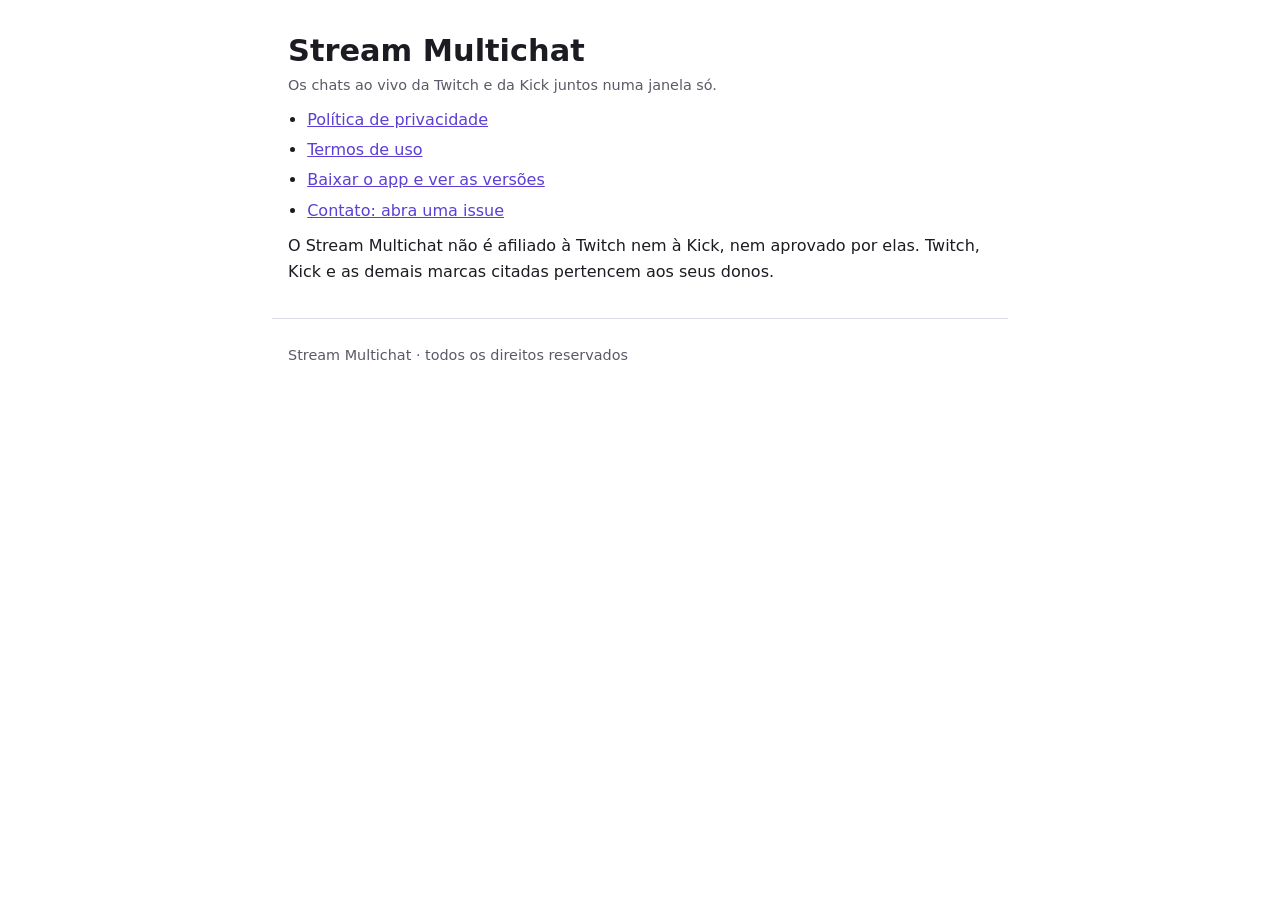
<file: index.html>
<!doctype html>
<html lang="pt-BR">
  <head>
    <meta charset="utf-8" />
    <meta name="viewport" content="width=device-width, initial-scale=1" />
    <title>Stream Multichat</title>
    <meta
      name="description"
      content="Os chats ao vivo da Twitch e da Kick juntos numa janela só. Política de privacidade e termos de uso."
    />
    <link rel="stylesheet" href="style.css" />
  </head>
  <body>
    <header>
      <h1>Stream Multichat</h1>
      <p class="updated">Os chats ao vivo da Twitch e da Kick juntos numa janela só.</p>
    </header>
    <main>
      <nav aria-label="Documentos">
        <ul>
          <li><a href="privacidade/">Política de privacidade</a></li>
          <li><a href="termos/">Termos de uso</a></li>
          <li>
            <a href="https://github.com/myqbr/stream-multichat-releases"
              >Baixar o app e ver as versões</a
            >
          </li>
          <li>
            <a href="https://github.com/myqbr/stream-multichat-releases/issues"
              >Contato: abra uma issue</a
            >
          </li>
        </ul>
      </nav>
      <p>
        O Stream Multichat não é afiliado à Twitch nem à Kick, nem aprovado por elas. Twitch, Kick e
        as demais marcas citadas pertencem aos seus donos.
      </p>
    </main>
    <footer>
      <p>Stream Multichat · todos os direitos reservados</p>
    </footer>
  </body>
</html>
</file>
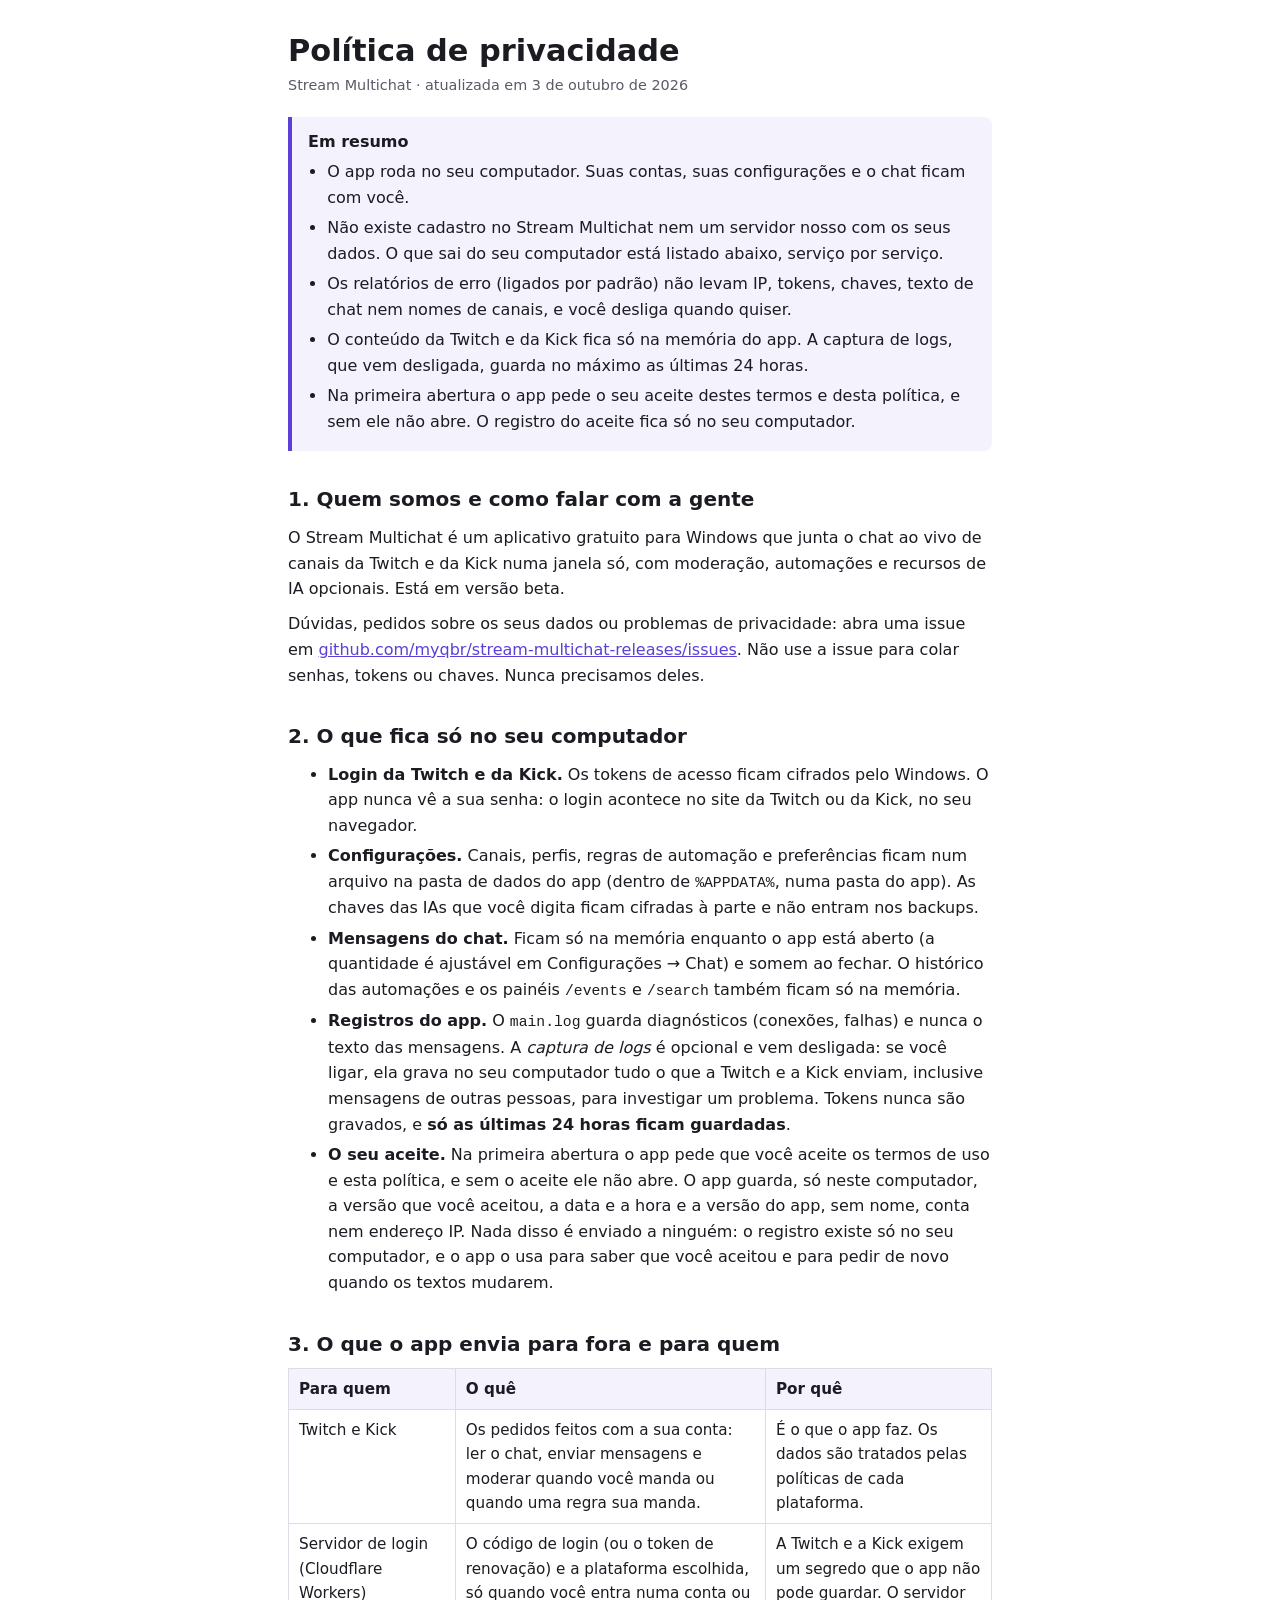
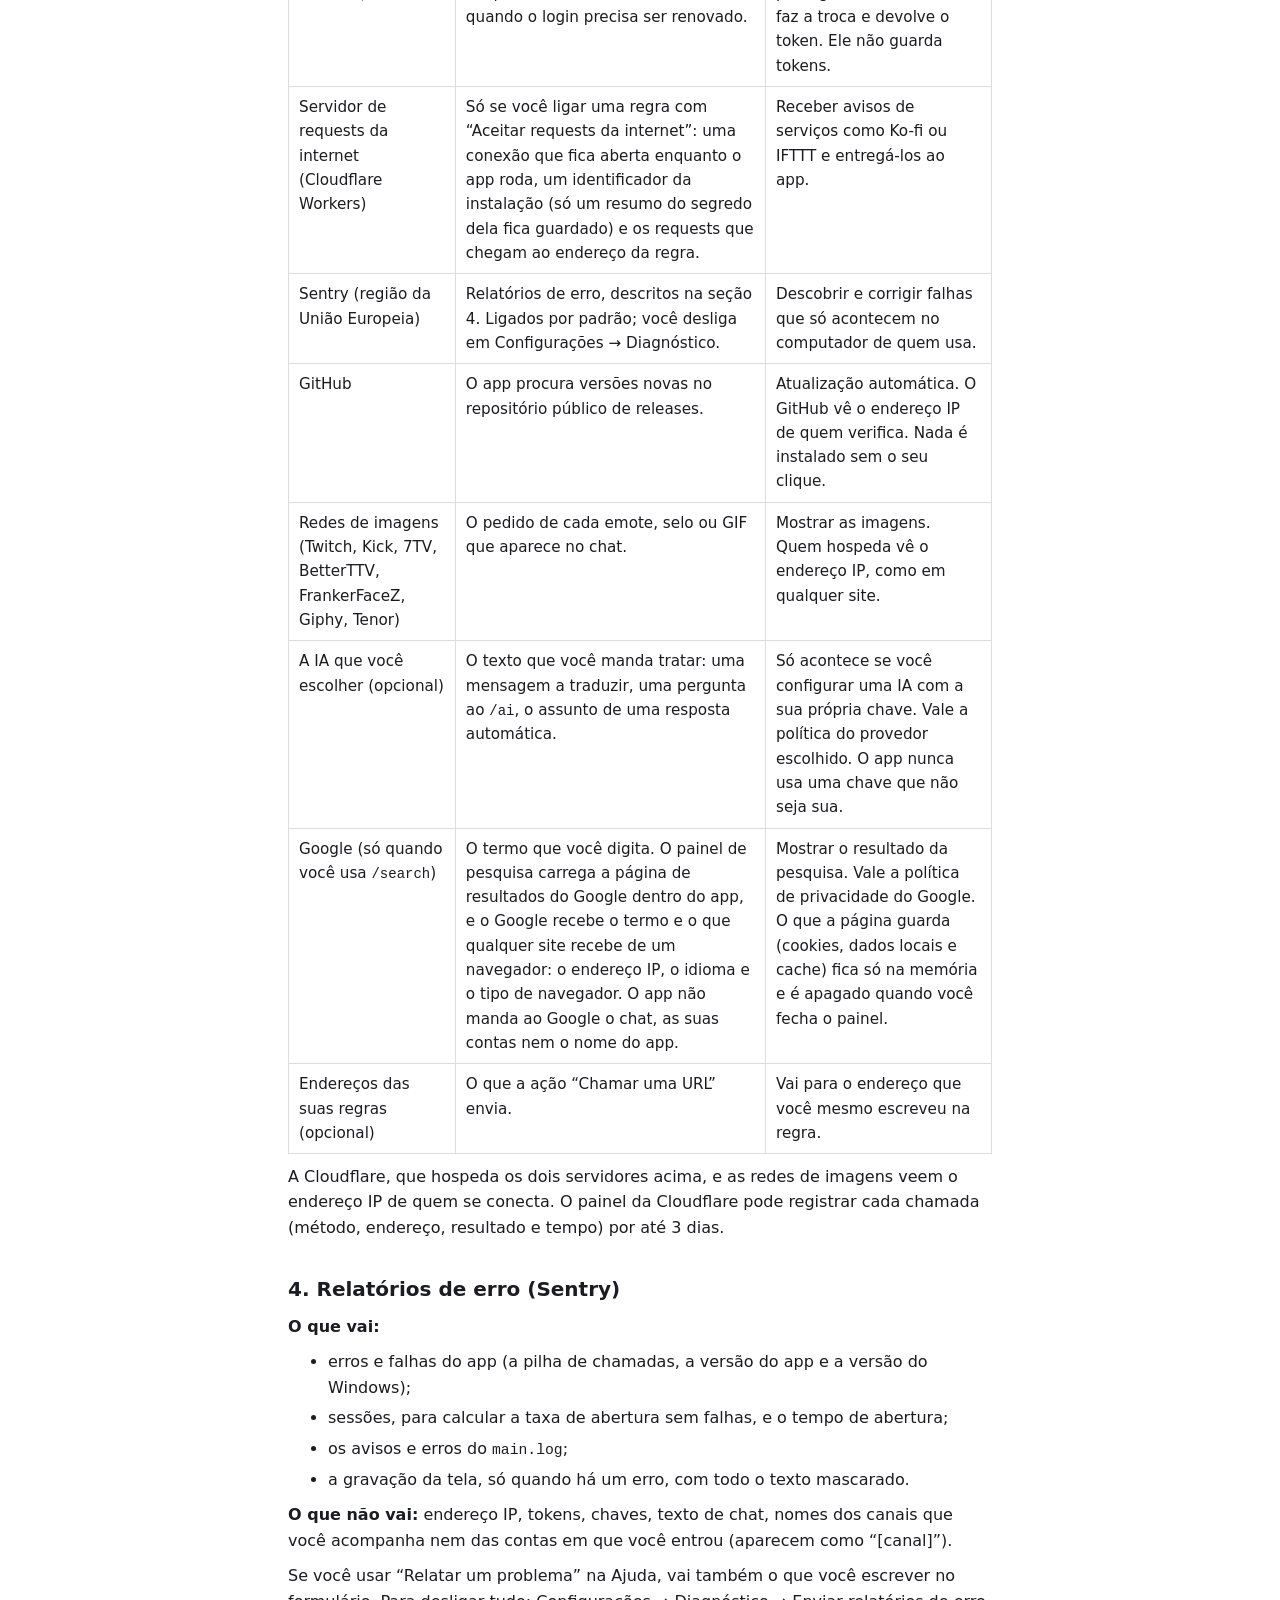
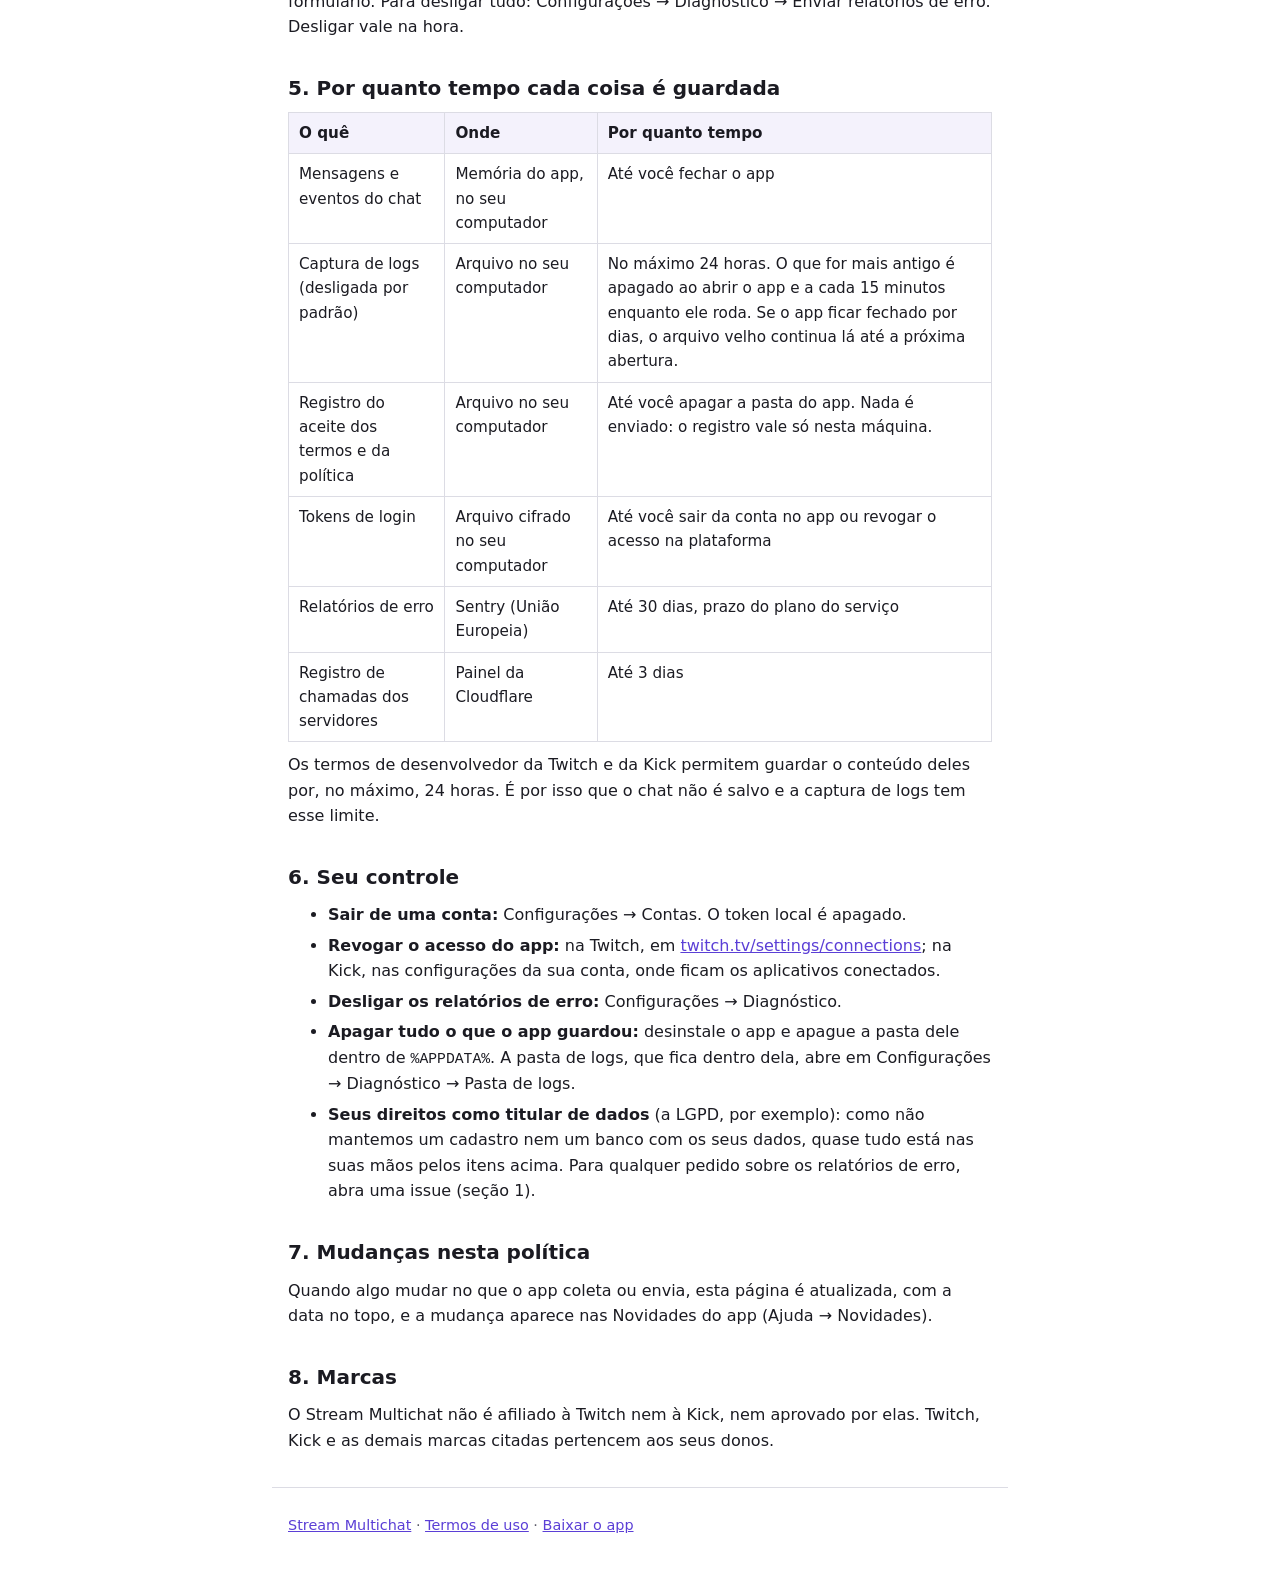
<file: privacidade/index.html>
<!doctype html>
<html lang="pt-BR">
  <head>
    <meta charset="utf-8" />
    <meta name="viewport" content="width=device-width, initial-scale=1" />
    <title>Política de privacidade · Stream Multichat</title>
    <meta
      name="description"
      content="O que o Stream Multichat guarda no seu computador, o que envia para fora, para quem e por quanto tempo."
    />
    <link rel="stylesheet" href="../style.css" />
  </head>
  <body>
    <header>
      <h1>Política de privacidade</h1>
      <p class="updated">Stream Multichat · atualizada em 3 de outubro de 2026</p>
    </header>
    <main>
      <div class="summary">
        <strong>Em resumo</strong>
        <ul>
          <li>
            O app roda no seu computador. Suas contas, suas configurações e o chat ficam com você.
          </li>
          <li>
            Não existe cadastro no Stream Multichat nem um servidor nosso com os seus dados. O que
            sai do seu computador está listado abaixo, serviço por serviço.
          </li>
          <li>
            Os relatórios de erro (ligados por padrão) não levam IP, tokens, chaves, texto de chat
            nem nomes de canais, e você desliga quando quiser.
          </li>
          <li>
            O conteúdo da Twitch e da Kick fica só na memória do app. A captura de logs, que vem
            desligada, guarda no máximo as últimas 24 horas.
          </li>
          <li>
            Na primeira abertura o app pede o seu aceite destes termos e desta política, e sem ele
            não abre. O registro do aceite fica só no seu computador.
          </li>
        </ul>
      </div>

      <h2>1. Quem somos e como falar com a gente</h2>
      <p>
        O Stream Multichat é um aplicativo gratuito para Windows que junta o chat ao vivo de canais
        da Twitch e da Kick numa janela só, com moderação, automações e recursos de IA opcionais.
        Está em versão beta.
      </p>
      <p>
        Dúvidas, pedidos sobre os seus dados ou problemas de privacidade: abra uma issue em
        <a href="https://github.com/myqbr/stream-multichat-releases/issues"
          >github.com/myqbr/stream-multichat-releases/issues</a
        >. Não use a issue para colar senhas, tokens ou chaves. Nunca precisamos deles.
      </p>

      <h2>2. O que fica só no seu computador</h2>
      <ul>
        <li>
          <strong>Login da Twitch e da Kick.</strong> Os tokens de acesso ficam cifrados pelo
          Windows. O app nunca vê a sua senha: o login acontece no site da Twitch ou da Kick, no seu
          navegador.
        </li>
        <li>
          <strong>Configurações.</strong> Canais, perfis, regras de automação e preferências ficam
          num arquivo na pasta de dados do app (dentro de <code>%APPDATA%</code>, numa pasta do
          app). As chaves das IAs que você digita ficam cifradas à parte e não entram nos backups.
        </li>
        <li>
          <strong>Mensagens do chat.</strong> Ficam só na memória enquanto o app está aberto (a
          quantidade é ajustável em Configurações → Chat) e somem ao fechar. O histórico das
          automações e os painéis <code>/events</code> e <code>/search</code> também ficam só na
          memória.
        </li>
        <li>
          <strong>Registros do app.</strong> O <code>main.log</code> guarda diagnósticos (conexões,
          falhas) e nunca o texto das mensagens. A <em>captura de logs</em> é opcional e vem
          desligada: se você ligar, ela grava no seu computador tudo o que a Twitch e a Kick enviam,
          inclusive mensagens de outras pessoas, para investigar um problema. Tokens nunca são
          gravados, e <strong>só as últimas 24 horas ficam guardadas</strong>.
        </li>
        <li>
          <strong>O seu aceite.</strong> Na primeira abertura o app pede que você aceite os termos
          de uso e esta política, e sem o aceite ele não abre. O app guarda, só neste computador, a
          versão que você aceitou, a data e a hora e a versão do app, sem nome, conta nem endereço
          IP. Nada disso é enviado a ninguém: o registro existe só no seu computador, e o app o usa
          para saber que você aceitou e para pedir de novo quando os textos mudarem.
        </li>
      </ul>

      <h2>3. O que o app envia para fora e para quem</h2>
      <div class="table-wrap">
        <table>
          <thead>
            <tr>
              <th>Para quem</th>
              <th>O quê</th>
              <th>Por quê</th>
            </tr>
          </thead>
          <tbody>
            <tr>
              <td>Twitch e Kick</td>
              <td>
                Os pedidos feitos com a sua conta: ler o chat, enviar mensagens e moderar quando
                você manda ou quando uma regra sua manda.
              </td>
              <td>É o que o app faz. Os dados são tratados pelas políticas de cada plataforma.</td>
            </tr>
            <tr>
              <td>Servidor de login (Cloudflare Workers)</td>
              <td>
                O código de login (ou o token de renovação) e a plataforma escolhida, só quando você
                entra numa conta ou quando o login precisa ser renovado.
              </td>
              <td>
                A Twitch e a Kick exigem um segredo que o app não pode guardar. O servidor faz a
                troca e devolve o token. Ele não guarda tokens.
              </td>
            </tr>
            <tr>
              <td>Servidor de requests da internet (Cloudflare Workers)</td>
              <td>
                Só se você ligar uma regra com “Aceitar requests da internet”: uma conexão que fica
                aberta enquanto o app roda, um identificador da instalação (só um resumo do segredo
                dela fica guardado) e os requests que chegam ao endereço da regra.
              </td>
              <td>Receber avisos de serviços como Ko-fi ou IFTTT e entregá-los ao app.</td>
            </tr>
            <tr>
              <td>Sentry (região da União Europeia)</td>
              <td>
                Relatórios de erro, descritos na seção 4. Ligados por padrão; você desliga em
                Configurações → Diagnóstico.
              </td>
              <td>Descobrir e corrigir falhas que só acontecem no computador de quem usa.</td>
            </tr>
            <tr>
              <td>GitHub</td>
              <td>O app procura versões novas no repositório público de releases.</td>
              <td>
                Atualização automática. O GitHub vê o endereço IP de quem verifica. Nada é instalado
                sem o seu clique.
              </td>
            </tr>
            <tr>
              <td>Redes de imagens (Twitch, Kick, 7TV, BetterTTV, FrankerFaceZ, Giphy, Tenor)</td>
              <td>O pedido de cada emote, selo ou GIF que aparece no chat.</td>
              <td>Mostrar as imagens. Quem hospeda vê o endereço IP, como em qualquer site.</td>
            </tr>
            <tr>
              <td>A IA que você escolher (opcional)</td>
              <td>
                O texto que você manda tratar: uma mensagem a traduzir, uma pergunta ao
                <code>/ai</code>, o assunto de uma resposta automática.
              </td>
              <td>
                Só acontece se você configurar uma IA com a sua própria chave. Vale a política do
                provedor escolhido. O app nunca usa uma chave que não seja sua.
              </td>
            </tr>
            <tr>
              <td>Google (só quando você usa <code>/search</code>)</td>
              <td>
                O termo que você digita. O painel de pesquisa carrega a página de resultados do
                Google dentro do app, e o Google recebe o termo e o que qualquer site recebe de um
                navegador: o endereço IP, o idioma e o tipo de navegador. O app não manda ao Google
                o chat, as suas contas nem o nome do app.
              </td>
              <td>
                Mostrar o resultado da pesquisa. Vale a política de privacidade do Google. O que a
                página guarda (cookies, dados locais e cache) fica só na memória e é apagado quando
                você fecha o painel.
              </td>
            </tr>
            <tr>
              <td>Endereços das suas regras (opcional)</td>
              <td>O que a ação “Chamar uma URL” envia.</td>
              <td>Vai para o endereço que você mesmo escreveu na regra.</td>
            </tr>
          </tbody>
        </table>
      </div>
      <p>
        A Cloudflare, que hospeda os dois servidores acima, e as redes de imagens veem o endereço IP
        de quem se conecta. O painel da Cloudflare pode registrar cada chamada (método, endereço,
        resultado e tempo) por até 3 dias.
      </p>

      <h2>4. Relatórios de erro (Sentry)</h2>
      <p><strong>O que vai:</strong></p>
      <ul>
        <li>erros e falhas do app (a pilha de chamadas, a versão do app e a versão do Windows);</li>
        <li>sessões, para calcular a taxa de abertura sem falhas, e o tempo de abertura;</li>
        <li>os avisos e erros do <code>main.log</code>;</li>
        <li>a gravação da tela, só quando há um erro, com todo o texto mascarado.</li>
      </ul>
      <p>
        <strong>O que não vai:</strong> endereço IP, tokens, chaves, texto de chat, nomes dos canais
        que você acompanha nem das contas em que você entrou (aparecem como “[canal]”).
      </p>
      <p>
        Se você usar “Relatar um problema” na Ajuda, vai também o que você escrever no formulário.
        Para desligar tudo: Configurações → Diagnóstico → Enviar relatórios de erro. Desligar vale
        na hora.
      </p>

      <h2>5. Por quanto tempo cada coisa é guardada</h2>
      <div class="table-wrap">
        <table>
          <thead>
            <tr>
              <th>O quê</th>
              <th>Onde</th>
              <th>Por quanto tempo</th>
            </tr>
          </thead>
          <tbody>
            <tr>
              <td>Mensagens e eventos do chat</td>
              <td>Memória do app, no seu computador</td>
              <td>Até você fechar o app</td>
            </tr>
            <tr>
              <td>Captura de logs (desligada por padrão)</td>
              <td>Arquivo no seu computador</td>
              <td>
                No máximo 24 horas. O que for mais antigo é apagado ao abrir o app e a cada 15
                minutos enquanto ele roda. Se o app ficar fechado por dias, o arquivo velho continua
                lá até a próxima abertura.
              </td>
            </tr>
            <tr>
              <td>Registro do aceite dos termos e da política</td>
              <td>Arquivo no seu computador</td>
              <td>
                Até você apagar a pasta do app. Nada é enviado: o registro vale só nesta máquina.
              </td>
            </tr>
            <tr>
              <td>Tokens de login</td>
              <td>Arquivo cifrado no seu computador</td>
              <td>Até você sair da conta no app ou revogar o acesso na plataforma</td>
            </tr>
            <tr>
              <td>Relatórios de erro</td>
              <td>Sentry (União Europeia)</td>
              <td>Até 30 dias, prazo do plano do serviço</td>
            </tr>
            <tr>
              <td>Registro de chamadas dos servidores</td>
              <td>Painel da Cloudflare</td>
              <td>Até 3 dias</td>
            </tr>
          </tbody>
        </table>
      </div>
      <p>
        Os termos de desenvolvedor da Twitch e da Kick permitem guardar o conteúdo deles por, no
        máximo, 24 horas. É por isso que o chat não é salvo e a captura de logs tem esse limite.
      </p>

      <h2>6. Seu controle</h2>
      <ul>
        <li>
          <strong>Sair de uma conta:</strong> Configurações → Contas. O token local é apagado.
        </li>
        <li>
          <strong>Revogar o acesso do app:</strong> na Twitch, em
          <a href="https://www.twitch.tv/settings/connections">twitch.tv/settings/connections</a>;
          na Kick, nas configurações da sua conta, onde ficam os aplicativos conectados.
        </li>
        <li><strong>Desligar os relatórios de erro:</strong> Configurações → Diagnóstico.</li>
        <li>
          <strong>Apagar tudo o que o app guardou:</strong> desinstale o app e apague a pasta dele
          dentro de <code>%APPDATA%</code>. A pasta de logs, que fica dentro dela, abre em
          Configurações → Diagnóstico → Pasta de logs.
        </li>
        <li>
          <strong>Seus direitos como titular de dados</strong> (a LGPD, por exemplo): como não
          mantemos um cadastro nem um banco com os seus dados, quase tudo está nas suas mãos pelos
          itens acima. Para qualquer pedido sobre os relatórios de erro, abra uma issue (seção 1).
        </li>
      </ul>

      <h2>7. Mudanças nesta política</h2>
      <p>
        Quando algo mudar no que o app coleta ou envia, esta página é atualizada, com a data no
        topo, e a mudança aparece nas Novidades do app (Ajuda → Novidades).
      </p>

      <h2>8. Marcas</h2>
      <p>
        O Stream Multichat não é afiliado à Twitch nem à Kick, nem aprovado por elas. Twitch, Kick e
        as demais marcas citadas pertencem aos seus donos.
      </p>
    </main>
    <footer>
      <p>
        <a href="../">Stream Multichat</a> · <a href="../termos/">Termos de uso</a> ·
        <a href="https://github.com/myqbr/stream-multichat-releases">Baixar o app</a>
      </p>
    </footer>
  </body>
</html>
</file>
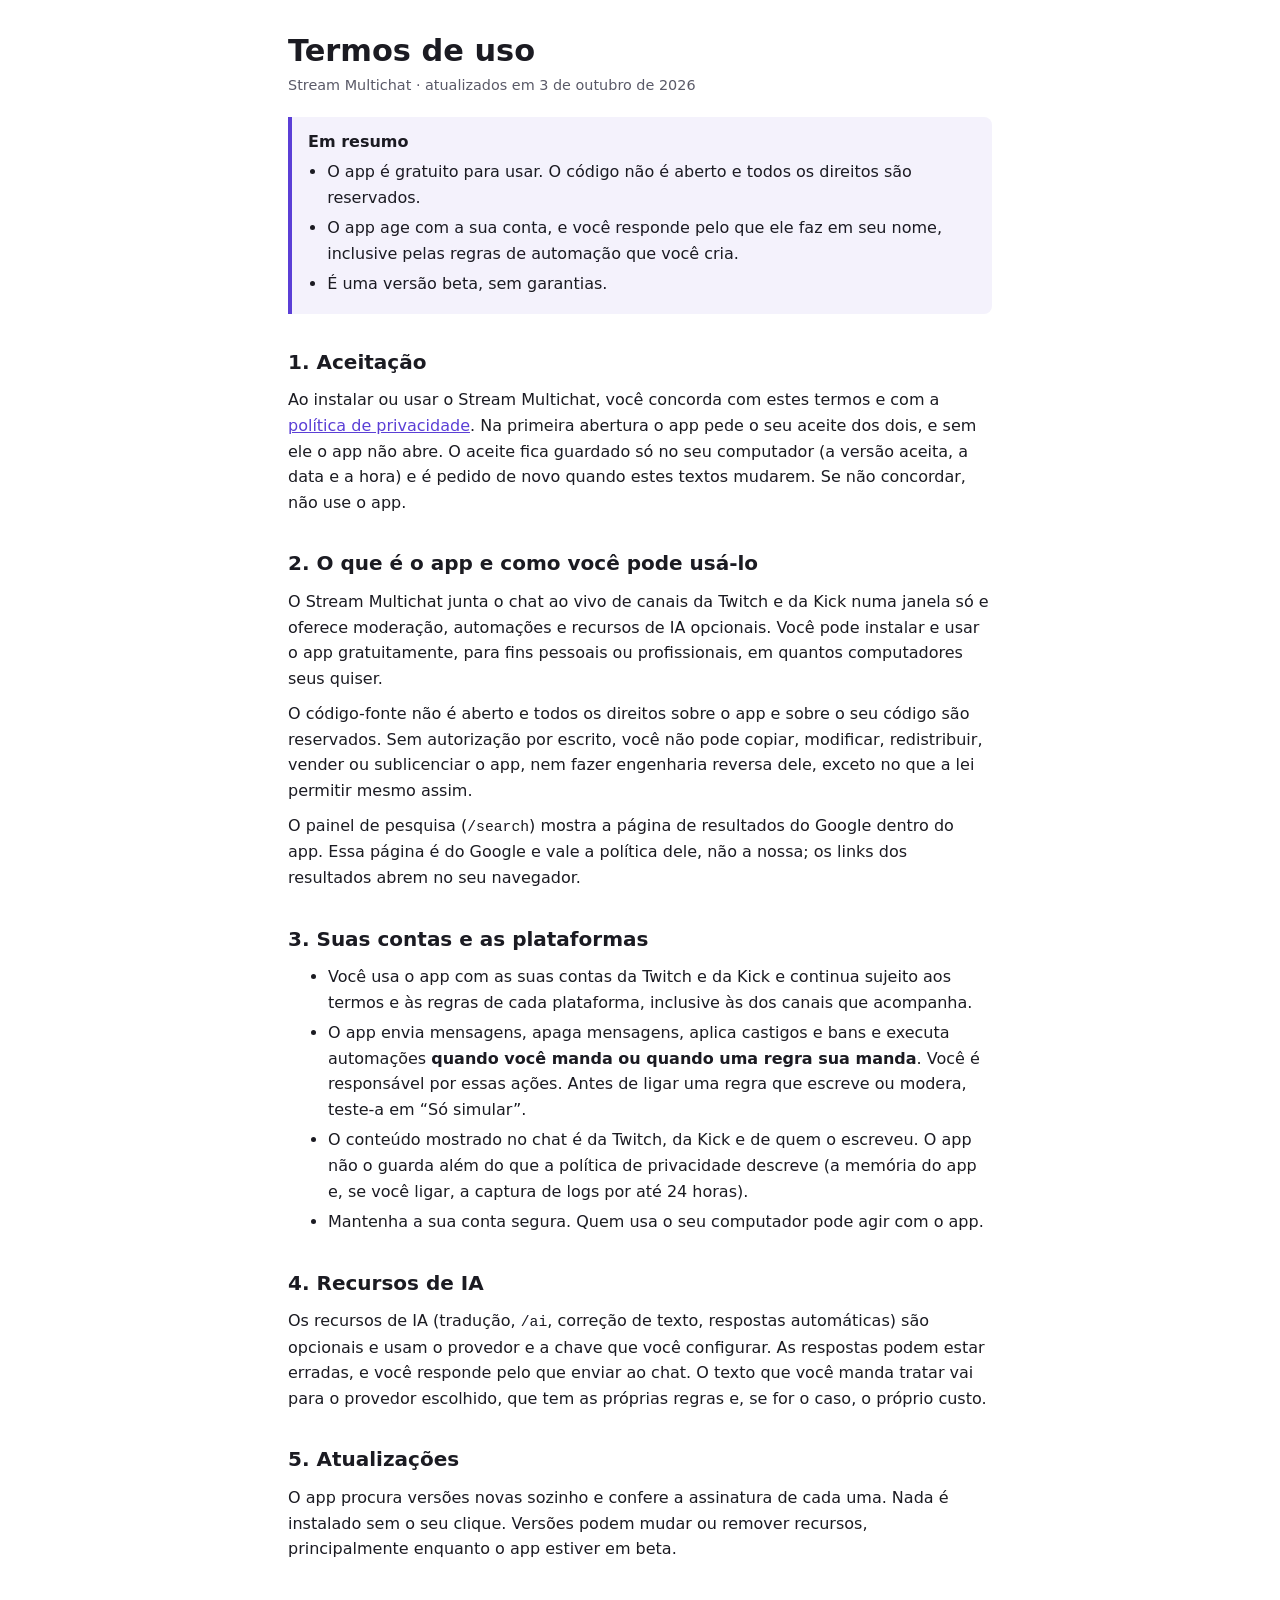
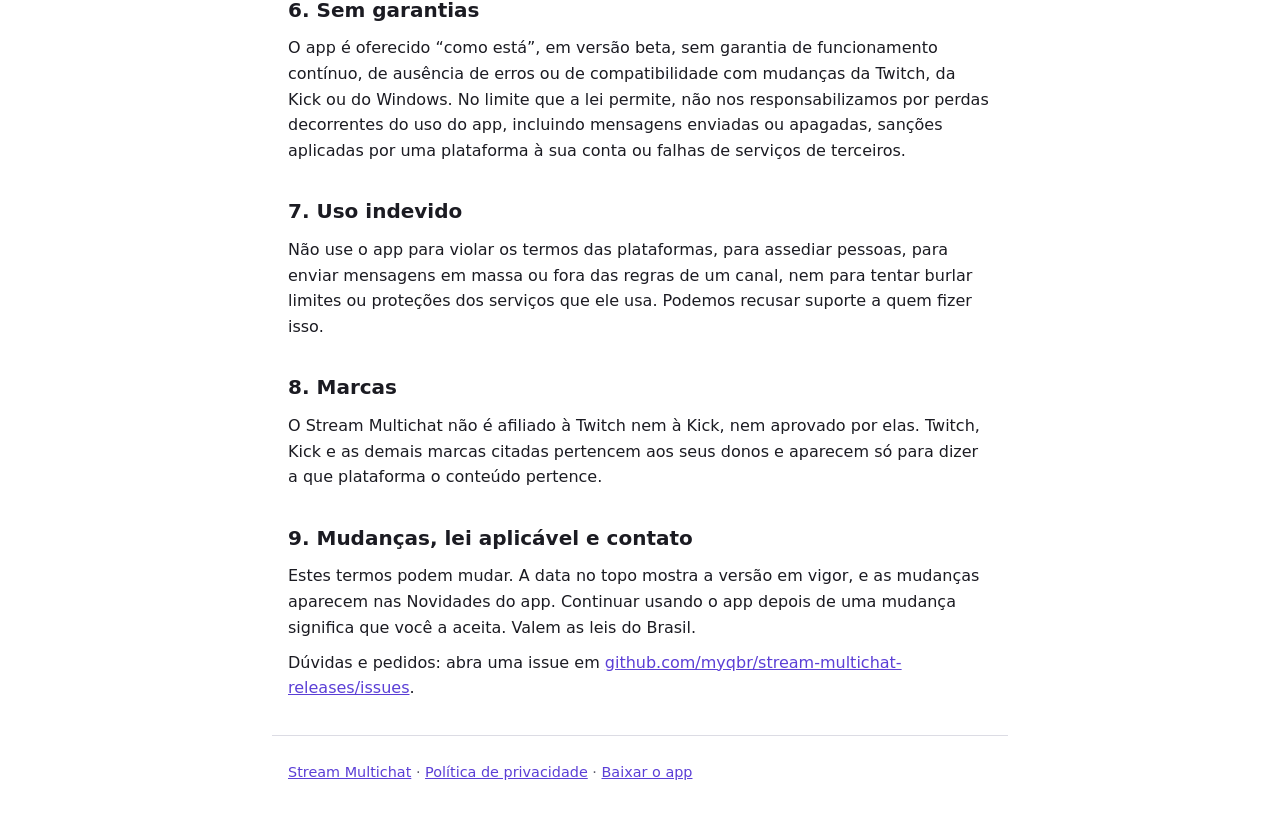
<file: termos/index.html>
<!doctype html>
<html lang="pt-BR">
  <head>
    <meta charset="utf-8" />
    <meta name="viewport" content="width=device-width, initial-scale=1" />
    <title>Termos de uso · Stream Multichat</title>
    <meta
      name="description"
      content="Como o Stream Multichat pode ser usado, o que ele faz em seu nome e o que não é permitido."
    />
    <link rel="stylesheet" href="../style.css" />
  </head>
  <body>
    <header>
      <h1>Termos de uso</h1>
      <p class="updated">Stream Multichat · atualizados em 3 de outubro de 2026</p>
    </header>
    <main>
      <div class="summary">
        <strong>Em resumo</strong>
        <ul>
          <li>
            O app é gratuito para usar. O código não é aberto e todos os direitos são reservados.
          </li>
          <li>
            O app age com a sua conta, e você responde pelo que ele faz em seu nome, inclusive pelas
            regras de automação que você cria.
          </li>
          <li>É uma versão beta, sem garantias.</li>
        </ul>
      </div>

      <h2>1. Aceitação</h2>
      <p>
        Ao instalar ou usar o Stream Multichat, você concorda com estes termos e com a
        <a href="../privacidade/">política de privacidade</a>. Na primeira abertura o app pede o seu
        aceite dos dois, e sem ele o app não abre. O aceite fica guardado só no seu computador (a
        versão aceita, a data e a hora) e é pedido de novo quando estes textos mudarem. Se não
        concordar, não use o app.
      </p>

      <h2>2. O que é o app e como você pode usá-lo</h2>
      <p>
        O Stream Multichat junta o chat ao vivo de canais da Twitch e da Kick numa janela só e
        oferece moderação, automações e recursos de IA opcionais. Você pode instalar e usar o app
        gratuitamente, para fins pessoais ou profissionais, em quantos computadores seus quiser.
      </p>
      <p>
        O código-fonte não é aberto e todos os direitos sobre o app e sobre o seu código são
        reservados. Sem autorização por escrito, você não pode copiar, modificar, redistribuir,
        vender ou sublicenciar o app, nem fazer engenharia reversa dele, exceto no que a lei
        permitir mesmo assim.
      </p>

      <p>
        O painel de pesquisa (<code>/search</code>) mostra a página de resultados do Google dentro
        do app. Essa página é do Google e vale a política dele, não a nossa; os links dos resultados
        abrem no seu navegador.
      </p>

      <h2>3. Suas contas e as plataformas</h2>
      <ul>
        <li>
          Você usa o app com as suas contas da Twitch e da Kick e continua sujeito aos termos e às
          regras de cada plataforma, inclusive às dos canais que acompanha.
        </li>
        <li>
          O app envia mensagens, apaga mensagens, aplica castigos e bans e executa automações
          <strong>quando você manda ou quando uma regra sua manda</strong>. Você é responsável por
          essas ações. Antes de ligar uma regra que escreve ou modera, teste-a em “Só simular”.
        </li>
        <li>
          O conteúdo mostrado no chat é da Twitch, da Kick e de quem o escreveu. O app não o guarda
          além do que a política de privacidade descreve (a memória do app e, se você ligar, a
          captura de logs por até 24 horas).
        </li>
        <li>Mantenha a sua conta segura. Quem usa o seu computador pode agir com o app.</li>
      </ul>

      <h2>4. Recursos de IA</h2>
      <p>
        Os recursos de IA (tradução, <code>/ai</code>, correção de texto, respostas automáticas) são
        opcionais e usam o provedor e a chave que você configurar. As respostas podem estar erradas,
        e você responde pelo que enviar ao chat. O texto que você manda tratar vai para o provedor
        escolhido, que tem as próprias regras e, se for o caso, o próprio custo.
      </p>

      <h2>5. Atualizações</h2>
      <p>
        O app procura versões novas sozinho e confere a assinatura de cada uma. Nada é instalado sem
        o seu clique. Versões podem mudar ou remover recursos, principalmente enquanto o app estiver
        em beta.
      </p>

      <h2>6. Sem garantias</h2>
      <p>
        O app é oferecido “como está”, em versão beta, sem garantia de funcionamento contínuo, de
        ausência de erros ou de compatibilidade com mudanças da Twitch, da Kick ou do Windows. No
        limite que a lei permite, não nos responsabilizamos por perdas decorrentes do uso do app,
        incluindo mensagens enviadas ou apagadas, sanções aplicadas por uma plataforma à sua conta
        ou falhas de serviços de terceiros.
      </p>

      <h2>7. Uso indevido</h2>
      <p>
        Não use o app para violar os termos das plataformas, para assediar pessoas, para enviar
        mensagens em massa ou fora das regras de um canal, nem para tentar burlar limites ou
        proteções dos serviços que ele usa. Podemos recusar suporte a quem fizer isso.
      </p>

      <h2>8. Marcas</h2>
      <p>
        O Stream Multichat não é afiliado à Twitch nem à Kick, nem aprovado por elas. Twitch, Kick e
        as demais marcas citadas pertencem aos seus donos e aparecem só para dizer a que plataforma
        o conteúdo pertence.
      </p>

      <h2>9. Mudanças, lei aplicável e contato</h2>
      <p>
        Estes termos podem mudar. A data no topo mostra a versão em vigor, e as mudanças aparecem
        nas Novidades do app. Continuar usando o app depois de uma mudança significa que você a
        aceita. Valem as leis do Brasil.
      </p>
      <p>
        Dúvidas e pedidos: abra uma issue em
        <a href="https://github.com/myqbr/stream-multichat-releases/issues"
          >github.com/myqbr/stream-multichat-releases/issues</a
        >.
      </p>
    </main>
    <footer>
      <p>
        <a href="../">Stream Multichat</a> · <a href="../privacidade/">Política de privacidade</a> ·
        <a href="https://github.com/myqbr/stream-multichat-releases">Baixar o app</a>
      </p>
    </footer>
  </body>
</html>
</file>
<file: style.css>
:root {
  color-scheme: light dark;
  --bg: #ffffff;
  --fg: #1b1b22;
  --muted: #5a5a68;
  --line: #dcdce4;
  --accent: #5b3fd6;
  --soft: #f4f2fc;
}

@media (prefers-color-scheme: dark) {
  :root {
    --bg: #14141a;
    --fg: #ececf3;
    --muted: #a3a3b3;
    --line: #2c2c38;
    --accent: #a995ff;
    --soft: #1d1b2b;
  }
}

* {
  box-sizing: border-box;
}

body {
  margin: 0;
  background: var(--bg);
  color: var(--fg);
  font:
    16px/1.6 system-ui,
    -apple-system,
    'Segoe UI',
    Roboto,
    sans-serif;
}

main,
header,
footer {
  max-width: 46rem;
  margin: 0 auto;
  padding: 0 16px;
}

header {
  padding-top: 32px;
}

main {
  padding-bottom: 24px;
}

footer {
  padding-top: 16px;
  padding-bottom: 48px;
  border-top: 1px solid var(--line);
  color: var(--muted);
  font-size: 0.9rem;
}

h1 {
  margin: 0 0 4px;
  font-size: 1.9rem;
  line-height: 1.25;
}

h2 {
  margin: 2rem 0 0.5rem;
  font-size: 1.25rem;
}

p,
ul {
  margin: 0.6rem 0;
}

li {
  margin: 0.3rem 0;
}

a {
  color: var(--accent);
}

.updated {
  margin: 0;
  color: var(--muted);
  font-size: 0.9rem;
}

.summary {
  margin: 1.25rem 0;
  padding: 12px 16px;
  border-left: 4px solid var(--accent);
  background: var(--soft);
  border-radius: 0 8px 8px 0;
}

.summary ul {
  margin: 0.3rem 0;
  padding-left: 1.2rem;
}

.table-wrap {
  overflow-x: auto;
}

table {
  width: 100%;
  border-collapse: collapse;
  font-size: 0.95rem;
}

th,
td {
  padding: 8px 10px;
  border: 1px solid var(--line);
  text-align: left;
  vertical-align: top;
}

th {
  background: var(--soft);
}

nav ul {
  padding-left: 1.2rem;
}

code {
  font-family: ui-monospace, 'Cascadia Code', Consolas, monospace;
  font-size: 0.92em;
}
</file>
